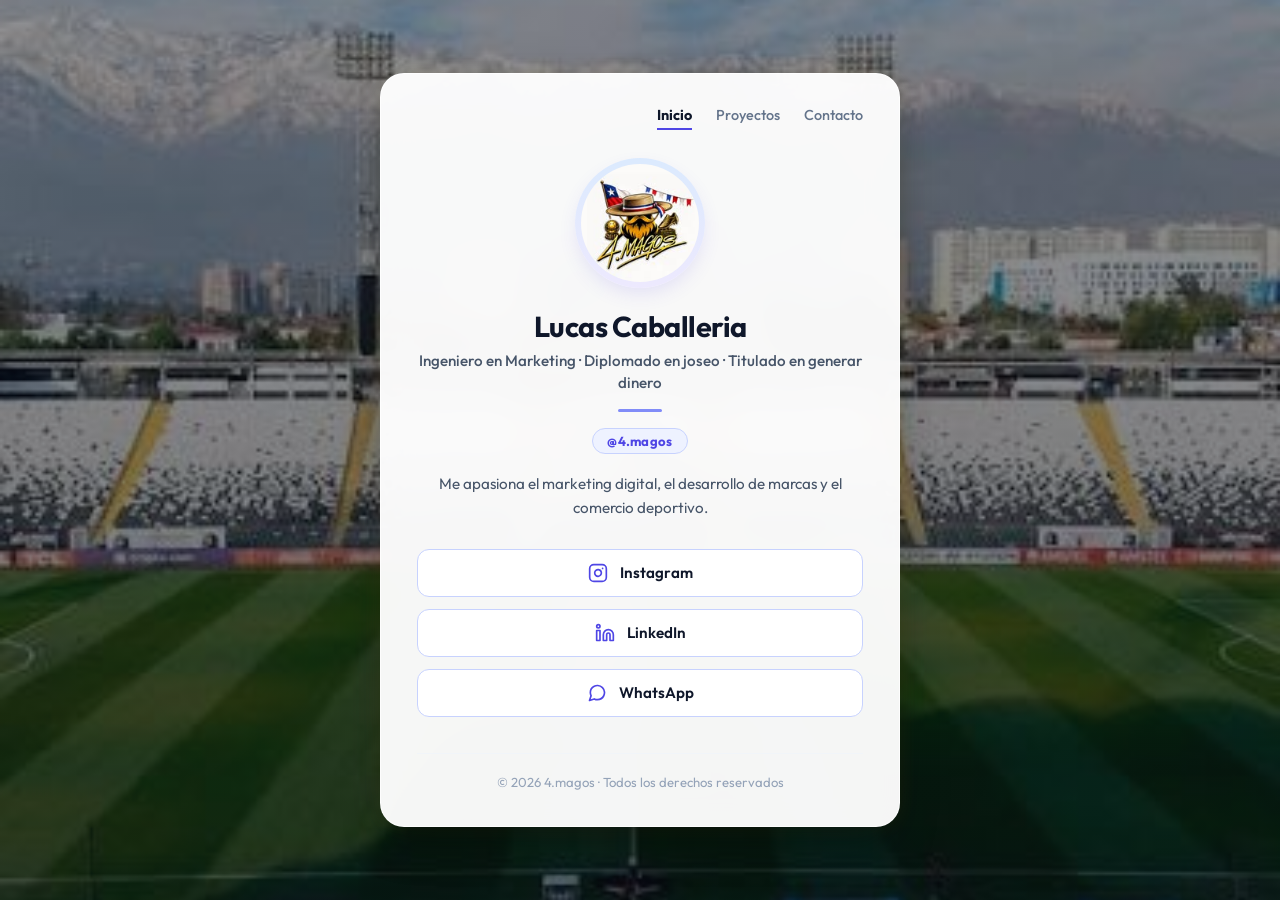
<file: index.html>
<!DOCTYPE html>
<html lang="es">

<head>
    <meta charset="UTF-8">
    <meta name="viewport" content="width=device-width, initial-scale=1.0">
    <title>4.magos - Portafolio</title>

    <!-- Vinculación del archivo CSS -->
    <link rel="stylesheet" href="css/style.css">

    <!-- Tipografía Outfit desde Google Fonts -->
    <link rel="preconnect" href="https://fonts.googleapis.com">
    <link rel="preconnect" href="https://fonts.gstatic.com" crossorigin>
    <link href="https://fonts.googleapis.com/css2?family=Outfit:wght@300;400;500;600;700;800&display=swap"
        rel="stylesheet">

    <!-- Librería de animaciones AOS (Animate On Scroll) -->
    <link rel="stylesheet" href="https://unpkg.com/aos@next/dist/aos.css" />
</head>

<body>

    <!-- TARJETA PRINCIPAL -->
    <main class="card" data-aos="fade-up" data-aos-duration="850">

        <!-- 1. Menú de Navegación Superior -->
        <header data-aos="fade-down" data-aos-delay="100">
            <nav class="nav-menu">
                <a href="index.html" class="nav-link active">Inicio</a>
                <a href="proyectos.html" class="nav-link">Proyectos</a>
                <a href="contacto.html" class="nav-link">Contacto</a>
            </nav>
        </header>

        <!-- 2. Avatar / Foto de Perfil -->
        <div class="avatar-container" data-aos="zoom-in" data-aos-delay="200" data-aos-duration="800">
            <img src="img/avatar.jpg" alt="Foto de perfil de Lucas Caballeria" class="avatar-img">
        </div>

        <!-- 3. Información Personal -->
        <h1 class="profile-name" data-aos="fade-up" data-aos-delay="300">Lucas Caballeria</h1>
        <p class="profile-title" data-aos="fade-up" data-aos-delay="350">Ingeniero en Marketing · Diplomado en joseo ·
            Titulado en generar dinero</p>

        <!-- Línea decorativa y distintivo de marca -->
        <div class="divider" data-aos="fade-up" data-aos-delay="400"></div>
        <span class="profile-tag" data-aos="zoom-in" data-aos-delay="450">@4.magos</span>

        <!-- 4. Biografía -->
        <p class="profile-bio" data-aos="fade-up" data-aos-delay="500">
            Me apasiona el marketing digital, el desarrollo de marcas y el comercio deportivo.
        </p>

        <!-- 5. Botones de Redes Sociales / Contacto -->
        <section class="social-links">
            <a href="https://www.instagram.com/p/Dclc0QiOh9T/" target="_blank" class="social-btn" data-aos="fade-up"
                data-aos-delay="550">
                <svg class="social-icon" viewBox="0 0 24 24" fill="none" stroke="currentColor" stroke-width="2"
                    stroke-linecap="round" stroke-linejoin="round">
                    <rect x="2" y="2" width="20" height="20" rx="5" ry="5"></rect>
                    <path d="M16 11.37A4 4 0 1 1 12.63 8 4 4 0 0 1 16 11.37z"></path>
                    <line x1="17.5" y1="6.5" x2="17.51" y2="6.5"></line>
                </svg>
                <span>Instagram</span>
            </a>

            <a href="https://linkedin.com" target="_blank" class="social-btn" data-aos="fade-up" data-aos-delay="650">
                <svg class="social-icon" viewBox="0 0 24 24" fill="none" stroke="currentColor" stroke-width="2"
                    stroke-linecap="round" stroke-linejoin="round">
                    <path d="M16 8a6 6 0 0 1 6 6v7h-4v-7a2 2 0 0 0-2-2 2 2 0 0 0-2 2v7h-4v-7a6 6 0 0 1 6-6z"></path>
                    <rect x="2" y="9" width="4" height="12"></rect>
                    <circle cx="4" cy="4" r="2"></circle>
                </svg>
                <span>LinkedIn</span>
            </a>

            <a href="https://whatsapp.com" target="_blank" class="social-btn" data-aos="fade-up" data-aos-delay="750">
                <svg class="social-icon" viewBox="0 0 24 24" fill="none" stroke="currentColor" stroke-width="2"
                    stroke-linecap="round" stroke-linejoin="round">
                    <path
                        d="M21 11.5a8.38 8.38 0 0 1-.9 3.8 8.5 8.5 0 0 1-7.6 4.7 8.38 8.38 0 0 1-3.8-.9L3 21l1.9-5.7a8.38 8.38 0 0 1-.9-3.8 8.5 8.5 0 0 1 4.7-7.6 8.38 8.38 0 0 1 3.8-.9h.5a8.48 8.48 0 0 1 8 8v.5z">
                    </path>
                </svg>
                <span>WhatsApp</span>
            </a>
        </section>

        <!-- 6. Pie de página semántico -->
        <footer class="site-footer" data-aos="fade-up" data-aos-delay="800">
            <p>© 2026 4.magos · Todos los derechos reservados</p>
        </footer>

    </main>

    <!-- Scripts de la librería AOS -->
    <script src="https://unpkg.com/aos@next/dist/aos.js"></script>
    <script>
        AOS.init({
            duration: 800,
            easing: 'ease-out-cubic',
            once: true
        });
    </script>
</body>

</html>
</file>
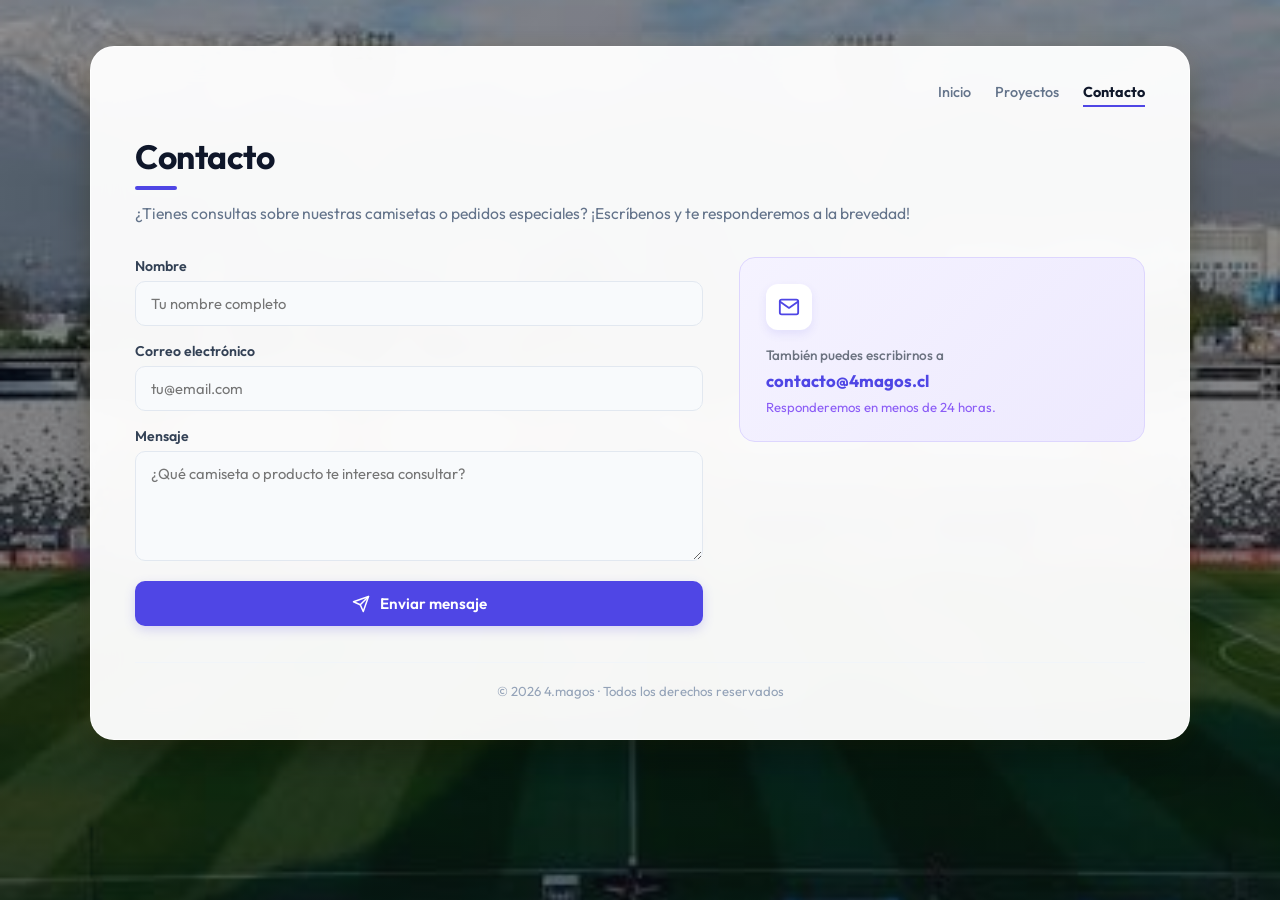
<file: contacto.html>
<!DOCTYPE html>
<html lang="es">

<head>
    <meta charset="UTF-8">
    <meta name="viewport" content="width=device-width, initial-scale=1.0">
    <title>Contacto - 4.magos</title>

    <!-- Vinculación del archivo CSS -->
    <link rel="stylesheet" href="css/style.css">

    <!-- Tipografía Outfit desde Google Fonts -->
    <link rel="preconnect" href="https://fonts.googleapis.com">
    <link rel="preconnect" href="https://fonts.gstatic.com" crossorigin>
    <link href="https://fonts.googleapis.com/css2?family=Outfit:wght@300;400;500;600;700;800&display=swap" rel="stylesheet">

    <!-- Librería de animaciones AOS (Animate On Scroll) -->
    <link rel="stylesheet" href="https://unpkg.com/aos@next/dist/aos.css" />
</head>

<body>

    <!-- TARJETA PRINCIPAL (CONTACTO) -->
    <main class="card card-large" data-aos="fade-up" data-aos-duration="850">

        <!-- 1. Menú de Navegación Superior -->
        <header>
            <nav class="nav-menu" data-aos="fade-down" data-aos-delay="100">
                <a href="index.html" class="nav-link">Inicio</a>
                <a href="proyectos.html" class="nav-link">Proyectos</a>
                <a href="contacto.html" class="nav-link active">Contacto</a>
            </nav>

            <!-- 2. Encabezado de la Sección -->
            <div class="section-header" data-aos="fade-up" data-aos-delay="200">
                <h1 class="section-title">Contacto</h1>
                <div class="title-bar"></div>
                <p class="section-subtitle">¿Tienes consultas sobre nuestras camisetas o pedidos especiales? ¡Escríbenos y te responderemos a la brevedad!</p>
            </div>
        </header>

        <!-- 3. Contenedor de Formulario e Información con animaciones laterales -->
        <section class="contact-container">
            <!-- Formulario -->
            <form class="contact-form" data-aos="fade-right" data-aos-delay="300" data-aos-duration="800" onsubmit="event.preventDefault(); alert('¡Mensaje enviado con éxito! Te responderemos pronto.');">
                <div class="form-group">
                    <label for="name" class="form-label">Nombre</label>
                    <input type="text" id="name" name="name" class="form-input" placeholder="Tu nombre completo" required>
                </div>

                <div class="form-group">
                    <label for="email" class="form-label">Correo electrónico</label>
                    <input type="email" id="email" name="email" class="form-input" placeholder="tu@email.com" required>
                </div>

                <div class="form-group">
                    <label for="message" class="form-label">Mensaje</label>
                    <textarea id="message" name="message" class="form-textarea" rows="4" placeholder="¿Qué camiseta o producto te interesa consultar?" required></textarea>
                </div>

                <button type="submit" class="submit-btn">
                    <svg class="send-icon" viewBox="0 0 24 24" fill="none" stroke="currentColor" stroke-width="2" stroke-linecap="round" stroke-linejoin="round">
                        <line x1="22" y1="2" x2="11" y2="13"></line>
                        <polygon points="22 2 15 22 11 13 2 9 22 2"></polygon>
                    </svg>
                    Enviar mensaje
                </button>
            </form>

            <!-- Tarjeta Lateral de Información -->
            <aside class="contact-info-card" data-aos="fade-left" data-aos-delay="400" data-aos-duration="800">
                <div class="info-icon-wrapper">
                    <svg class="info-icon" viewBox="0 0 24 24" fill="none" stroke="currentColor" stroke-width="2" stroke-linecap="round" stroke-linejoin="round">
                        <path d="M4 4h16c1.1 0 2 .9 2 2v12c0 1.1-.9 2-2 2H4c-1.1 0-2-.9-2-2V6c0-1.1.9-2 2-2z"></path>
                        <polyline points="22,6 12,13 2,6"></polyline>
                    </svg>
                </div>
                <div class="info-content">
                    <p class="info-label">También puedes escribirnos a</p>
                    <a href="mailto:contacto@4magos.cl" class="info-email">contacto@4magos.cl</a>
                    <p class="info-subtext">Responderemos en menos de 24 horas.</p>
                </div>
            </aside>
        </section>

        <!-- 4. Pie de página semántico -->
        <footer class="site-footer" data-aos="fade-up" data-aos-delay="500">
            <p>© 2026 4.magos · Todos los derechos reservados</p>
        </footer>

    </main>

    <!-- Scripts de la librería AOS -->
    <script src="https://unpkg.com/aos@next/dist/aos.js"></script>
    <script>
        AOS.init({
            duration: 800,
            easing: 'ease-out-cubic',
            once: true
        });
    </script>
</body>

</html>
</file>
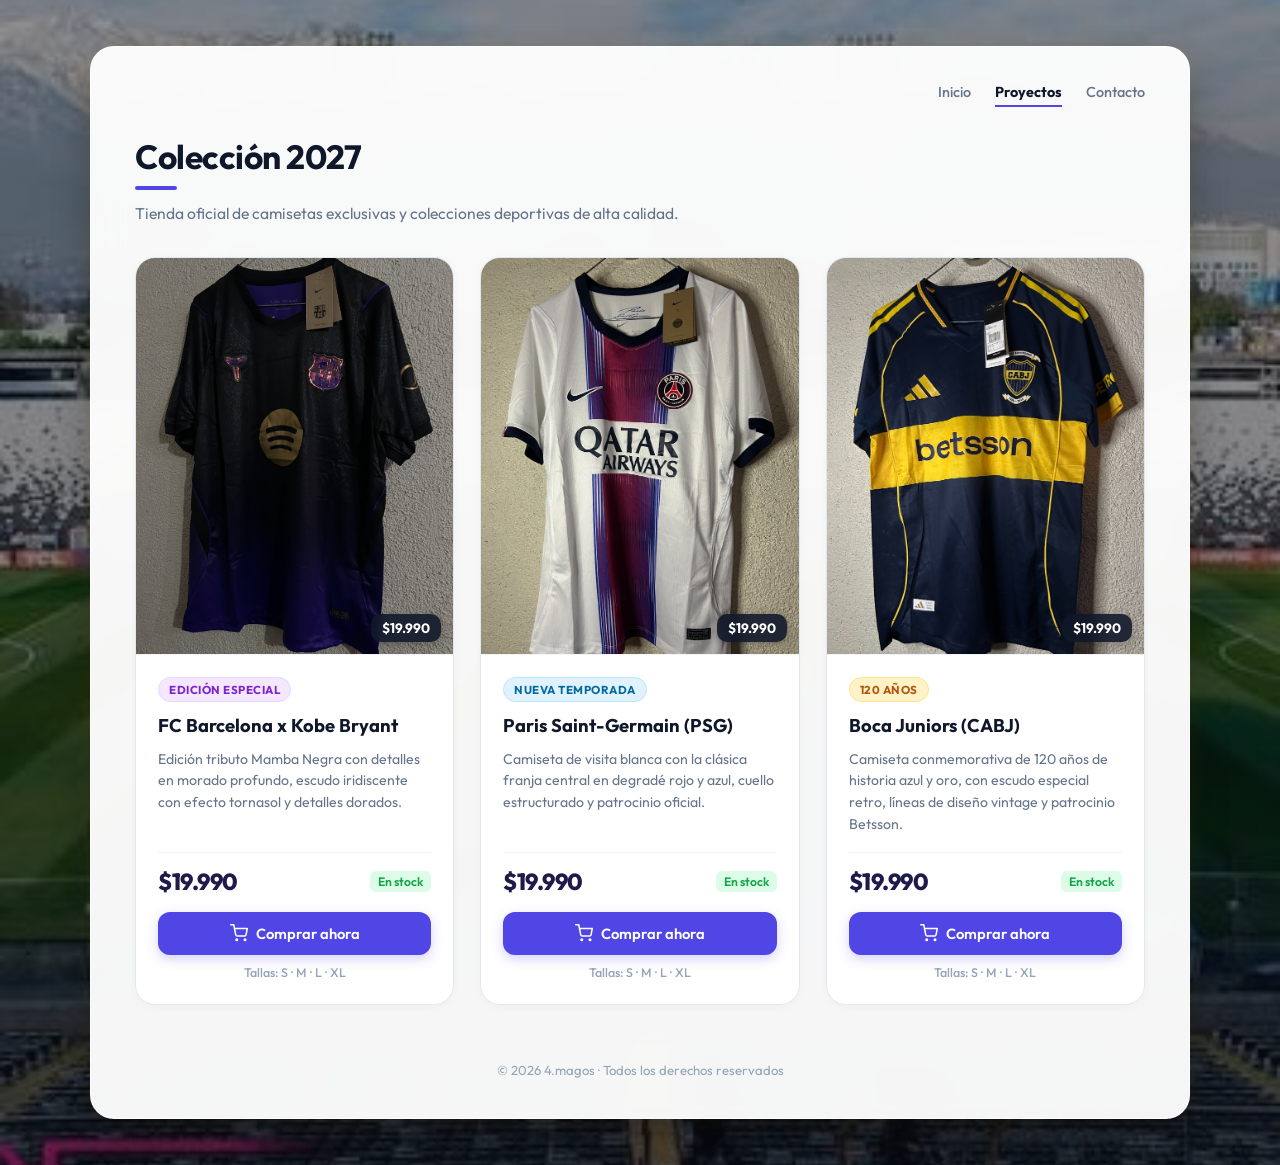
<file: proyectos.html>
<!DOCTYPE html>
<html lang="es">

<head>
    <meta charset="UTF-8">
    <meta name="viewport" content="width=device-width, initial-scale=1.0">
    <title>Colección 2027 - 4.magos</title>

    <!-- Vinculación del archivo CSS -->
    <link rel="stylesheet" href="css/style.css">

    <!-- Tipografía Outfit desde Google Fonts -->
    <link rel="preconnect" href="https://fonts.googleapis.com">
    <link rel="preconnect" href="https://fonts.gstatic.com" crossorigin>
    <link href="https://fonts.googleapis.com/css2?family=Outfit:wght@300;400;500;600;700;800&display=swap" rel="stylesheet">

    <!-- Librería de animaciones AOS (Animate On Scroll) -->
    <link rel="stylesheet" href="https://unpkg.com/aos@next/dist/aos.css" />
</head>

<body>

    <!-- TARJETA PRINCIPAL (PROYECTOS / TIENDA) -->
    <main class="card card-large" data-aos="fade-up" data-aos-duration="850">

        <!-- 1. Menú de Navegación Superior -->
        <header>
            <nav class="nav-menu" data-aos="fade-down" data-aos-delay="100">
                <a href="index.html" class="nav-link">Inicio</a>
                <a href="proyectos.html" class="nav-link active">Proyectos</a>
                <a href="contacto.html" class="nav-link">Contacto</a>
            </nav>

            <!-- 2. Encabezado de la Sección -->
            <div class="section-header" data-aos="fade-up" data-aos-delay="200">
                <h1 class="section-title">Colección 2027</h1>
                <div class="title-bar"></div>
                <p class="section-subtitle">Tienda oficial de camisetas exclusivas y colecciones deportivas de alta calidad.</p>
            </div>
        </header>

        <!-- 3. Catálogo de Productos en Cuadrícula Responsiva con Animaciones -->
        <section class="projects-grid">

            <!-- Producto 1: FC Barcelona x Kobe Bryant -->
            <article class="product-item" data-aos="fade-up" data-aos-delay="300" data-aos-duration="800">
                <div class="product-img-box">
                    <img src="img/camiseta-barcelona.jpg" alt="Camiseta FC Barcelona x Kobe Bryant" class="product-photo">
                    <span class="price-chip">$19.990</span>
                </div>
                <div class="product-info">
                    <span class="product-badge badge-purple">Edición Especial</span>
                    <h2 class="product-name">FC Barcelona x Kobe Bryant</h2>
                    <p class="product-desc">
                        Edición tributo Mamba Negra con detalles en morado profundo, escudo iridiscente con efecto tornasol y detalles dorados.
                    </p>
                    <div class="product-pricing">
                        <span class="price-value">$19.990</span>
                        <span class="stock-tag">En stock</span>
                    </div>
                    <div class="product-actions">
                        <a href="https://wa.me/?text=Hola%2C+quiero+comprar+la+Camiseta+FC+Barcelona+x+Kobe+Bryant+por+%2419.990" target="_blank" class="buy-btn">
                            <svg class="cart-icon" viewBox="0 0 24 24" fill="none" stroke="currentColor" stroke-width="2" stroke-linecap="round" stroke-linejoin="round">
                                <circle cx="9" cy="21" r="1"></circle>
                                <circle cx="20" cy="21" r="1"></circle>
                                <path d="M1 1h4l2.68 13.39a2 2 0 0 0 2 1.61h9.72a2 2 0 0 0 2-1.61L23 6H6"></path>
                            </svg>
                            Comprar ahora
                        </a>
                        <span class="sizes-text">Tallas: S · M · L · XL</span>
                    </div>
                </div>
            </article>

            <!-- Producto 2: PSG Blanca Visitante -->
            <article class="product-item" data-aos="fade-up" data-aos-delay="450" data-aos-duration="800">
                <div class="product-img-box">
                    <img src="img/camiseta-psg.jpg" alt="Camiseta Paris Saint-Germain PSG" class="product-photo">
                    <span class="price-chip">$19.990</span>
                </div>
                <div class="product-info">
                    <span class="product-badge badge-blue">Nueva Temporada</span>
                    <h2 class="product-name">Paris Saint-Germain (PSG)</h2>
                    <p class="product-desc">
                        Camiseta de visita blanca con la clásica franja central en degradé rojo y azul, cuello estructurado y patrocinio oficial.
                    </p>
                    <div class="product-pricing">
                        <span class="price-value">$19.990</span>
                        <span class="stock-tag">En stock</span>
                    </div>
                    <div class="product-actions">
                        <a href="https://wa.me/?text=Hola%2C+quiero+comprar+la+Camiseta+PSG+Blanca+por+%2419.990" target="_blank" class="buy-btn">
                            <svg class="cart-icon" viewBox="0 0 24 24" fill="none" stroke="currentColor" stroke-width="2" stroke-linecap="round" stroke-linejoin="round">
                                <circle cx="9" cy="21" r="1"></circle>
                                <circle cx="20" cy="21" r="1"></circle>
                                <path d="M1 1h4l2.68 13.39a2 2 0 0 0 2 1.61h9.72a2 2 0 0 0 2-1.61L23 6H6"></path>
                            </svg>
                            Comprar ahora
                        </a>
                        <span class="sizes-text">Tallas: S · M · L · XL</span>
                    </div>
                </div>
            </article>

            <!-- Producto 3: Boca Juniors 120 Aniversario -->
            <article class="product-item" data-aos="fade-up" data-aos-delay="600" data-aos-duration="800">
                <div class="product-img-box">
                    <img src="img/camiseta-boca.jpg" alt="Camiseta Boca Juniors 120 Aniversario" class="product-photo">
                    <span class="price-chip">$19.990</span>
                </div>
                <div class="product-info">
                    <span class="product-badge badge-gold">120 Años</span>
                    <h2 class="product-name">Boca Juniors (CABJ)</h2>
                    <p class="product-desc">
                        Camiseta conmemorativa de 120 años de historia azul y oro, con escudo especial retro, líneas de diseño vintage y patrocinio Betsson.
                    </p>
                    <div class="product-pricing">
                        <span class="price-value">$19.990</span>
                        <span class="stock-tag">En stock</span>
                    </div>
                    <div class="product-actions">
                        <a href="https://wa.me/?text=Hola%2C+quiero+comprar+la+Camiseta+Boca+Juniors+120+Aniversario+por+%2419.990" target="_blank" class="buy-btn">
                            <svg class="cart-icon" viewBox="0 0 24 24" fill="none" stroke="currentColor" stroke-width="2" stroke-linecap="round" stroke-linejoin="round">
                                <circle cx="9" cy="21" r="1"></circle>
                                <circle cx="20" cy="21" r="1"></circle>
                                <path d="M1 1h4l2.68 13.39a2 2 0 0 0 2 1.61h9.72a2 2 0 0 0 2-1.61L23 6H6"></path>
                            </svg>
                            Comprar ahora
                        </a>
                        <span class="sizes-text">Tallas: S · M · L · XL</span>
                    </div>
                </div>
            </article>

        </section>

        <!-- 4. Pie de página semántico -->
        <footer class="site-footer" data-aos="fade-up" data-aos-delay="700">
            <p>© 2026 4.magos · Todos los derechos reservados</p>
        </footer>

    </main>

    <!-- Scripts de la librería AOS -->
    <script src="https://unpkg.com/aos@next/dist/aos.js"></script>
    <script>
        AOS.init({
            duration: 800,
            easing: 'ease-out-cubic',
            once: true
        });
    </script>
</body>

</html>
</file>
<file: css/style.css>
/* ==========================================================================
   1. RESET Y ESTILOS GENERALES
   ========================================================================== */
* {
    margin: 0;
    padding: 0;
    box-sizing: border-box;
}

img {
    max-width: 100%;
    height: auto;
    display: block;
}

html {
    scroll-behavior: smooth;
    overflow-x: hidden;
}

body {
    font-family: 'Outfit', -apple-system, BlinkMacSystemFont, 'Segoe UI', Roboto, sans-serif;
    background: linear-gradient(rgba(10, 15, 25, 0.45), rgba(10, 15, 25, 0.55)), url('../img/fondo.jpg') no-repeat center center fixed;
    background-size: cover;
    color: #1e293b;
    min-height: 100vh;
    display: flex;
    flex-direction: column;
    justify-content: flex-start;
    align-items: center;
    padding: 36px 20px;
    overflow-x: hidden;
}

/* ==========================================================================
   2. CONTENEDOR PRINCIPAL (CARD)
   ========================================================================== */
.card {
    background-color: rgba(255, 255, 255, 0.96);
    backdrop-filter: blur(16px);
    -webkit-backdrop-filter: blur(16px);
    border: 1px solid rgba(255, 255, 255, 0.8);
    width: 100%;
    max-width: 520px;
    border-radius: 24px;
    padding: 32px 36px 36px;
    box-shadow: 0 20px 45px -10px rgba(0, 0, 0, 0.45), 0 0 25px rgba(212, 175, 55, 0.08);
    text-align: center;
    margin: auto 0;
}

/* ==========================================================================
   3. MENÚ DE NAVEGACIÓN SUPERIOR
   ========================================================================== */
.nav-menu {
    display: flex;
    justify-content: flex-end;
    gap: 24px;
    margin-bottom: 28px;
}

.nav-link {
    text-decoration: none;
    font-size: 0.9rem;
    font-weight: 500;
    color: #64748b;
    padding-bottom: 4px;
    border-bottom: 2px solid transparent;
    transition: all 0.2s ease;
}

.nav-link:hover {
    color: #0f172a;
}

/* Enlace activo con línea azul */
.nav-link.active {
    color: #0f172a;
    font-weight: 700;
    border-bottom: 2.5px solid #4f46e5;
}

/* ==========================================================================
   4. AVATAR / FOTO DE PERFIL
   ========================================================================== */
.avatar-container {
    width: 130px;
    height: 130px;
    margin: 0 auto 20px auto;
    border-radius: 50%;
    padding: 6px;
    background: linear-gradient(180deg, #dbeafe 0%, #ede9fe 100%);
    display: flex;
    align-items: center;
    justify-content: center;
    box-shadow: 0 8px 20px -4px rgba(79, 70, 229, 0.15);
}

.avatar-img {
    width: 100%;
    height: 100%;
    border-radius: 50%;
    object-fit: cover;
    display: block;
}

/* ==========================================================================
   5. TEXTOS Y JERARQUÍA
   ========================================================================== */
.profile-name {
    font-size: 1.8rem;
    font-weight: 700;
    color: #0f172a;
    margin-bottom: 6px;
    letter-spacing: -0.5px;
}

.profile-title {
    font-size: 0.95rem;
    font-weight: 500;
    color: #475569;
    margin-bottom: 16px;
    line-height: 1.4;
}

.divider {
    width: 44px;
    height: 3px;
    background-color: #818cf8;
    border-radius: 99px;
    margin: 0 auto 16px auto;
}

.profile-tag {
    display: inline-block;
    font-size: 0.82rem;
    font-weight: 700;
    color: #4f46e5;
    background-color: #eef2ff;
    border: 1px solid #c7d2fe;
    padding: 4px 14px;
    border-radius: 999px;
    margin-bottom: 18px;
    letter-spacing: 0.3px;
}

.profile-bio {
    font-size: 0.95rem;
    line-height: 1.6;
    color: #475569;
    max-width: 420px;
    margin: 0 auto 28px auto;
}

/* ==========================================================================
   6. BOTONES DE REDES SOCIALES
   ========================================================================== */
.social-links {
    display: flex;
    flex-direction: column;
    gap: 12px;
}

.social-btn {
    display: flex;
    align-items: center;
    justify-content: center;
    gap: 12px;
    background-color: #ffffff;
    border: 1.5px solid #c7d2fe;
    border-radius: 12px;
    padding: 13px 20px;
    text-decoration: none;
    color: #0f172a;
    font-size: 0.95rem;
    font-weight: 600;
    transition: all 0.2s ease;
}

.social-icon {
    width: 20px;
    height: 20px;
    color: #4f46e5;
    flex-shrink: 0;
}

.social-btn:hover {
    background-color: #f5f7ff;
    border-color: #4f46e5;
    transform: translateY(-2px);
    box-shadow: 0 4px 12px rgba(79, 70, 229, 0.08);
}

/* ==========================================================================
   7. CONTENEDOR ANCHO PARA PROYECTOS Y TIENDA (.card-large)
   ========================================================================== */
.card-large {
    max-width: 1100px;
    text-align: left;
    padding: 36px 44px 40px;
    margin: 10px auto;
}

/* Encabezados de sección */
.section-header {
    margin-bottom: 32px;
}

.section-title {
    font-size: 2.1rem;
    font-weight: 700;
    color: #0f172a;
    letter-spacing: -0.5px;
}

.title-bar {
    width: 42px;
    height: 3.5px;
    background-color: #4f46e5;
    border-radius: 99px;
    margin-top: 8px;
    margin-bottom: 12px;
}

.section-subtitle {
    font-size: 0.98rem;
    color: #64748b;
    line-height: 1.5;
}

/* ==========================================================================
   8. CATÁLOGO EN CUADRÍCULA (GRID DE PROYECTOS / TIENDA)
   ========================================================================== */
.projects-grid,
.products-list {
    display: grid;
    grid-template-columns: repeat(3, 1fr);
    gap: 26px;
    align-items: stretch;
}

.product-item {
    display: flex;
    flex-direction: column;
    background-color: #ffffff;
    border: 1px solid #e2e8f0;
    border-radius: 20px;
    overflow: hidden;
    transition: all 0.3s cubic-bezier(0.16, 1, 0.3, 1);
    box-shadow: 0 2px 10px rgba(0, 0, 0, 0.03);
}

.product-item:hover {
    border-color: #c7d2fe;
    box-shadow: 0 16px 36px -8px rgba(79, 70, 229, 0.16);
    transform: translateY(-6px);
}

/* Caja de Imagen del producto */
.product-img-box {
    position: relative;
    width: 100%;
    aspect-ratio: 4 / 5;
    background: linear-gradient(135deg, #f8fafc 0%, #f1f5f9 100%);
    overflow: hidden;
    border-bottom: 1px solid #f1f5f9;
    display: flex;
    align-items: center;
    justify-content: center;
}

.product-photo {
    width: 100%;
    height: 100%;
    object-fit: cover;
    object-position: top center;
    transition: transform 0.4s ease;
}

.product-item:hover .product-photo {
    transform: scale(1.05);
}

.price-chip {
    position: absolute;
    bottom: 12px;
    right: 12px;
    background: rgba(15, 23, 42, 0.88);
    backdrop-filter: blur(6px);
    color: #ffffff;
    font-size: 0.85rem;
    font-weight: 700;
    padding: 5px 11px;
    border-radius: 10px;
    box-shadow: 0 2px 8px rgba(0, 0, 0, 0.25);
}

/* Información del producto dentro de la tarjeta */
.product-info {
    flex: 1;
    display: flex;
    flex-direction: column;
    padding: 22px 22px 24px;
}

/* Badges de producto */
.product-badge {
    display: inline-block;
    align-self: flex-start;
    font-size: 0.72rem;
    font-weight: 700;
    text-transform: uppercase;
    letter-spacing: 0.5px;
    padding: 4px 10px;
    border-radius: 999px;
    margin-bottom: 12px;
}

.badge-purple {
    background-color: #f3e8ff;
    color: #7e22ce;
    border: 1px solid #e9d5ff;
}

.badge-blue {
    background-color: #e0f2fe;
    color: #0369a1;
    border: 1px solid #bae6fd;
}

.badge-gold {
    background-color: #fef3c7;
    color: #b45309;
    border: 1px solid #fde68a;
}

.product-name {
    font-size: 1.15rem;
    font-weight: 700;
    color: #0f172a;
    margin-bottom: 10px;
    line-height: 1.35;
}

.product-desc {
    font-size: 0.88rem;
    color: #64748b;
    line-height: 1.55;
    margin-bottom: 16px;
    flex-grow: 1;
}

/* Precio y disponibilidad */
.product-pricing {
    display: flex;
    align-items: center;
    justify-content: space-between;
    gap: 12px;
    padding-top: 14px;
    border-top: 1px solid #f1f5f9;
    margin-bottom: 16px;
}

.price-value {
    font-size: 1.45rem;
    font-weight: 800;
    color: #1e1b4b;
    letter-spacing: -0.5px;
}

.stock-tag {
    font-size: 0.76rem;
    font-weight: 600;
    color: #16a34a;
    background-color: #dcfce7;
    padding: 3px 8px;
    border-radius: 6px;
}

/* Botón comprar y tallas */
.product-actions {
    display: flex;
    flex-direction: column;
    gap: 10px;
}

.buy-btn {
    display: inline-flex;
    align-items: center;
    justify-content: center;
    gap: 8px;
    width: 100%;
    background-color: #4f46e5;
    color: #ffffff;
    font-size: 0.92rem;
    font-weight: 600;
    text-decoration: none;
    padding: 12px 18px;
    border-radius: 12px;
    transition: all 0.2s ease;
    box-shadow: 0 4px 12px rgba(79, 70, 229, 0.25);
}

.buy-btn:hover {
    background-color: #4338ca;
    transform: translateY(-1px);
    box-shadow: 0 6px 16px rgba(79, 70, 229, 0.35);
}

.cart-icon {
    width: 18px;
    height: 18px;
}

.sizes-text {
    font-size: 0.78rem;
    font-weight: 500;
    color: #94a3b8;
    text-align: center;
}

/* ==========================================================================
   9. PÁGINA DE CONTACTO
   ========================================================================== */
.contact-container {
    display: grid;
    grid-template-columns: 1.4fr 1fr;
    gap: 36px;
    align-items: start;
}

.contact-form {
    display: flex;
    flex-direction: column;
    gap: 16px;
}

.form-group {
    display: flex;
    flex-direction: column;
    gap: 6px;
    text-align: left;
}

.form-label {
    font-size: 0.88rem;
    font-weight: 600;
    color: #334155;
}

.form-input,
.form-textarea {
    width: 100%;
    font-family: inherit;
    font-size: 0.92rem;
    color: #0f172a;
    background-color: #f8fafc;
    border: 1.5px solid #e2e8f0;
    border-radius: 10px;
    padding: 12px 15px;
    outline: none;
    transition: all 0.2s ease;
}

.form-input:focus,
.form-textarea:focus {
    background-color: #ffffff;
    border-color: #4f46e5;
    box-shadow: 0 0 0 3px rgba(79, 70, 229, 0.12);
}

.form-textarea {
    resize: vertical;
    min-height: 110px;
}

.submit-btn {
    display: inline-flex;
    align-items: center;
    justify-content: center;
    gap: 10px;
    background-color: #4f46e5;
    color: #ffffff;
    font-family: inherit;
    font-size: 0.95rem;
    font-weight: 600;
    border: none;
    border-radius: 10px;
    padding: 13px 22px;
    cursor: pointer;
    transition: all 0.2s ease;
    box-shadow: 0 4px 12px rgba(79, 70, 229, 0.2);
    margin-top: 4px;
}

.submit-btn:hover {
    background-color: #4338ca;
    transform: translateY(-2px);
    box-shadow: 0 6px 16px rgba(79, 70, 229, 0.3);
}

.send-icon {
    width: 18px;
    height: 18px;
}

.contact-info-card {
    background: linear-gradient(135deg, #f5f3ff 0%, #ede9fe 100%);
    border: 1px solid #ddd6fe;
    border-radius: 16px;
    padding: 26px;
    display: flex;
    flex-direction: column;
    align-items: flex-start;
    gap: 16px;
}

.info-icon-wrapper {
    width: 46px;
    height: 46px;
    background-color: #ffffff;
    border-radius: 12px;
    display: flex;
    align-items: center;
    justify-content: center;
    box-shadow: 0 4px 10px rgba(79, 70, 229, 0.1);
}

.info-icon {
    width: 22px;
    height: 22px;
    color: #4f46e5;
}

.info-content {
    display: flex;
    flex-direction: column;
    gap: 6px;
}

.info-label {
    font-size: 0.85rem;
    color: #6b7280;
    font-weight: 500;
}

.info-email {
    font-size: 1.05rem;
    font-weight: 700;
    color: #4f46e5;
    text-decoration: none;
    word-break: break-word;
}

.info-email:hover {
    text-decoration: underline;
}

.info-subtext {
    font-size: 0.82rem;
    color: #8b5cf6;
    margin-top: 2px;
}

/* ==========================================================================
   10. PIE DE PÁGINA (FOOTER)
   ========================================================================== */
.site-footer {
    margin-top: 36px;
    padding-top: 20px;
    border-top: 1px solid #f1f5f9;
    font-size: 0.82rem;
    color: #94a3b8;
    text-align: center;
}

/* ==========================================================================
   11. RESPONSIVE DESIGN (TABLETS Y MÓVILES)
   ========================================================================== */
@media (max-width: 992px) {
    .card-large {
        padding: 32px 28px 36px;
    }

    .projects-grid,
    .products-list {
        grid-template-columns: repeat(2, 1fr);
        gap: 22px;
    }

    .contact-container {
        grid-template-columns: 1fr;
        gap: 28px;
    }
}

@media (max-width: 680px) {
    body {
        padding: 16px 12px;
    }

    .card {
        padding: 24px 18px 28px;
        border-radius: 20px;
    }

    .card-large {
        padding: 24px 16px 28px;
        border-radius: 20px;
    }

    .nav-menu {
        justify-content: center;
        gap: 18px;
        margin-bottom: 22px;
    }

    .section-title {
        font-size: 1.75rem;
    }

    .projects-grid,
    .products-list {
        grid-template-columns: 1fr;
        gap: 20px;
    }

    .product-img-box {
        aspect-ratio: 4 / 4.8;
    }

    .price-value {
        font-size: 1.35rem;
    }
}
</file>
